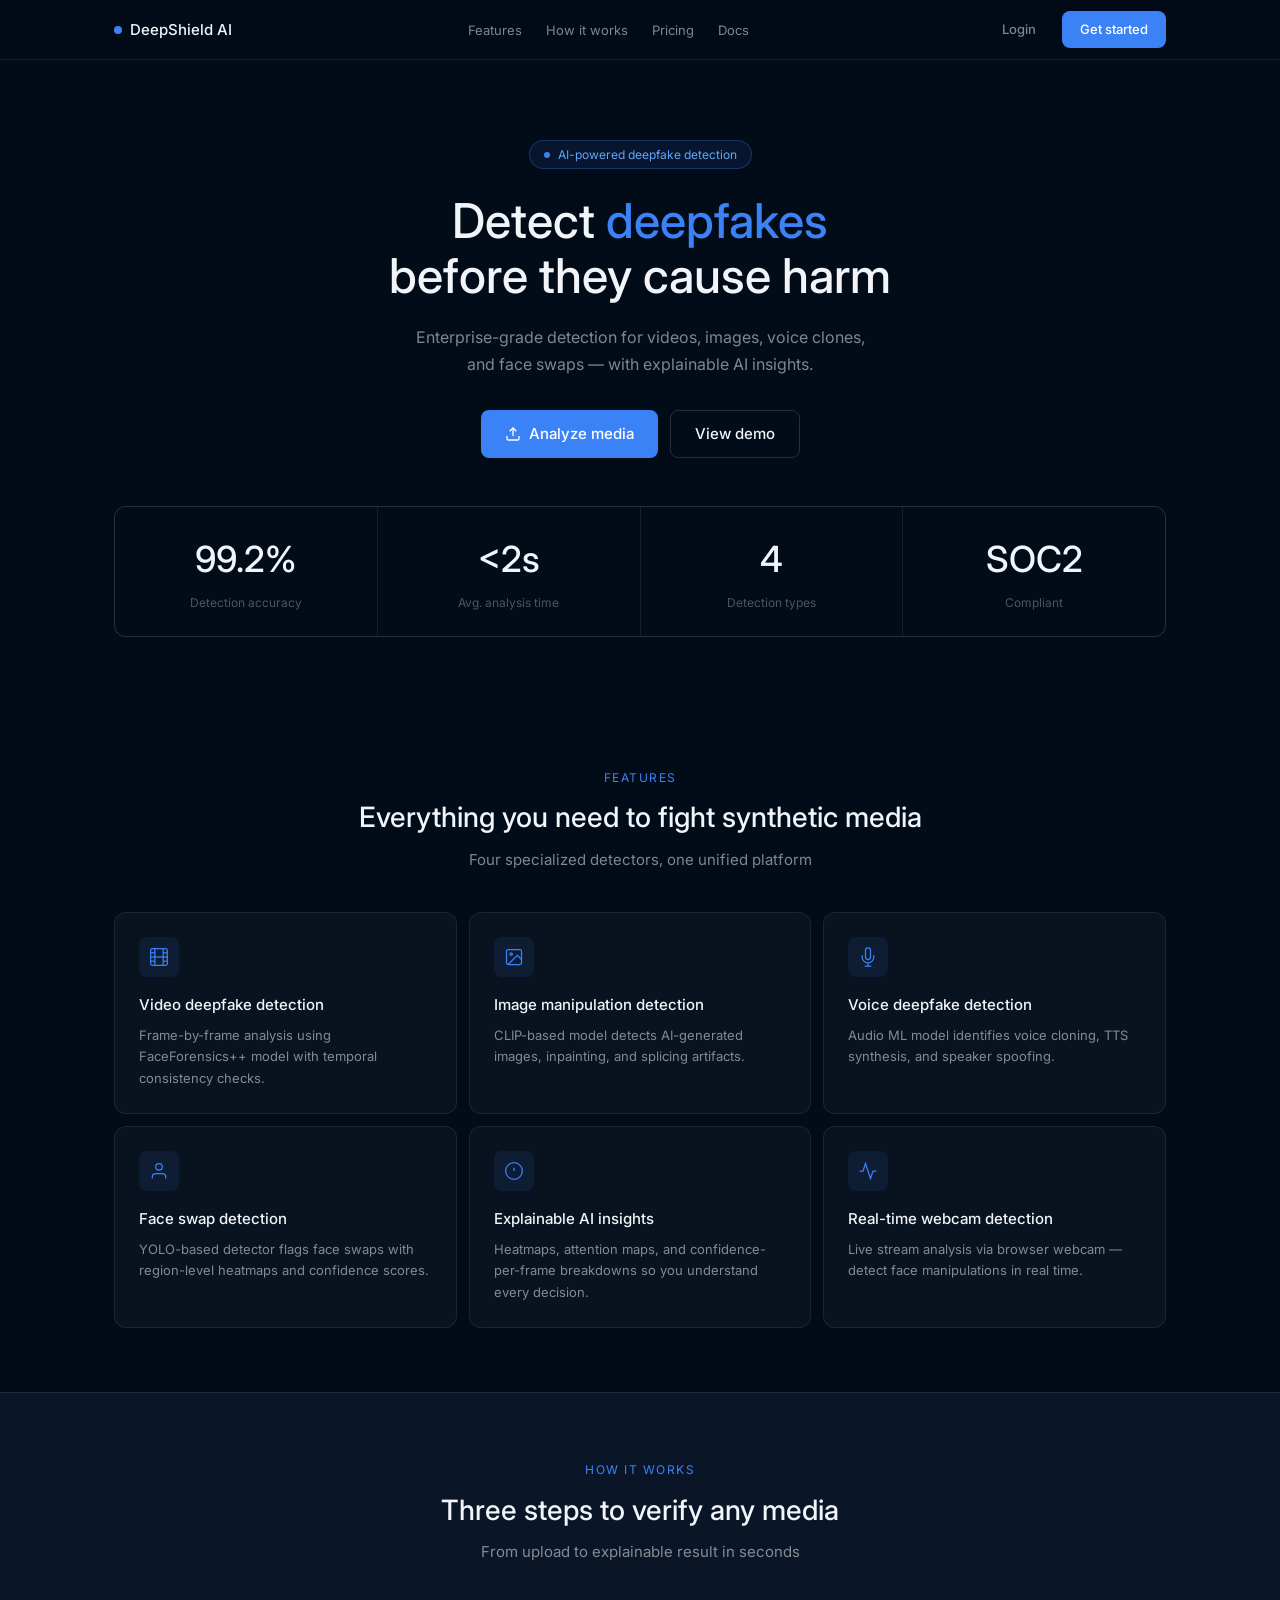
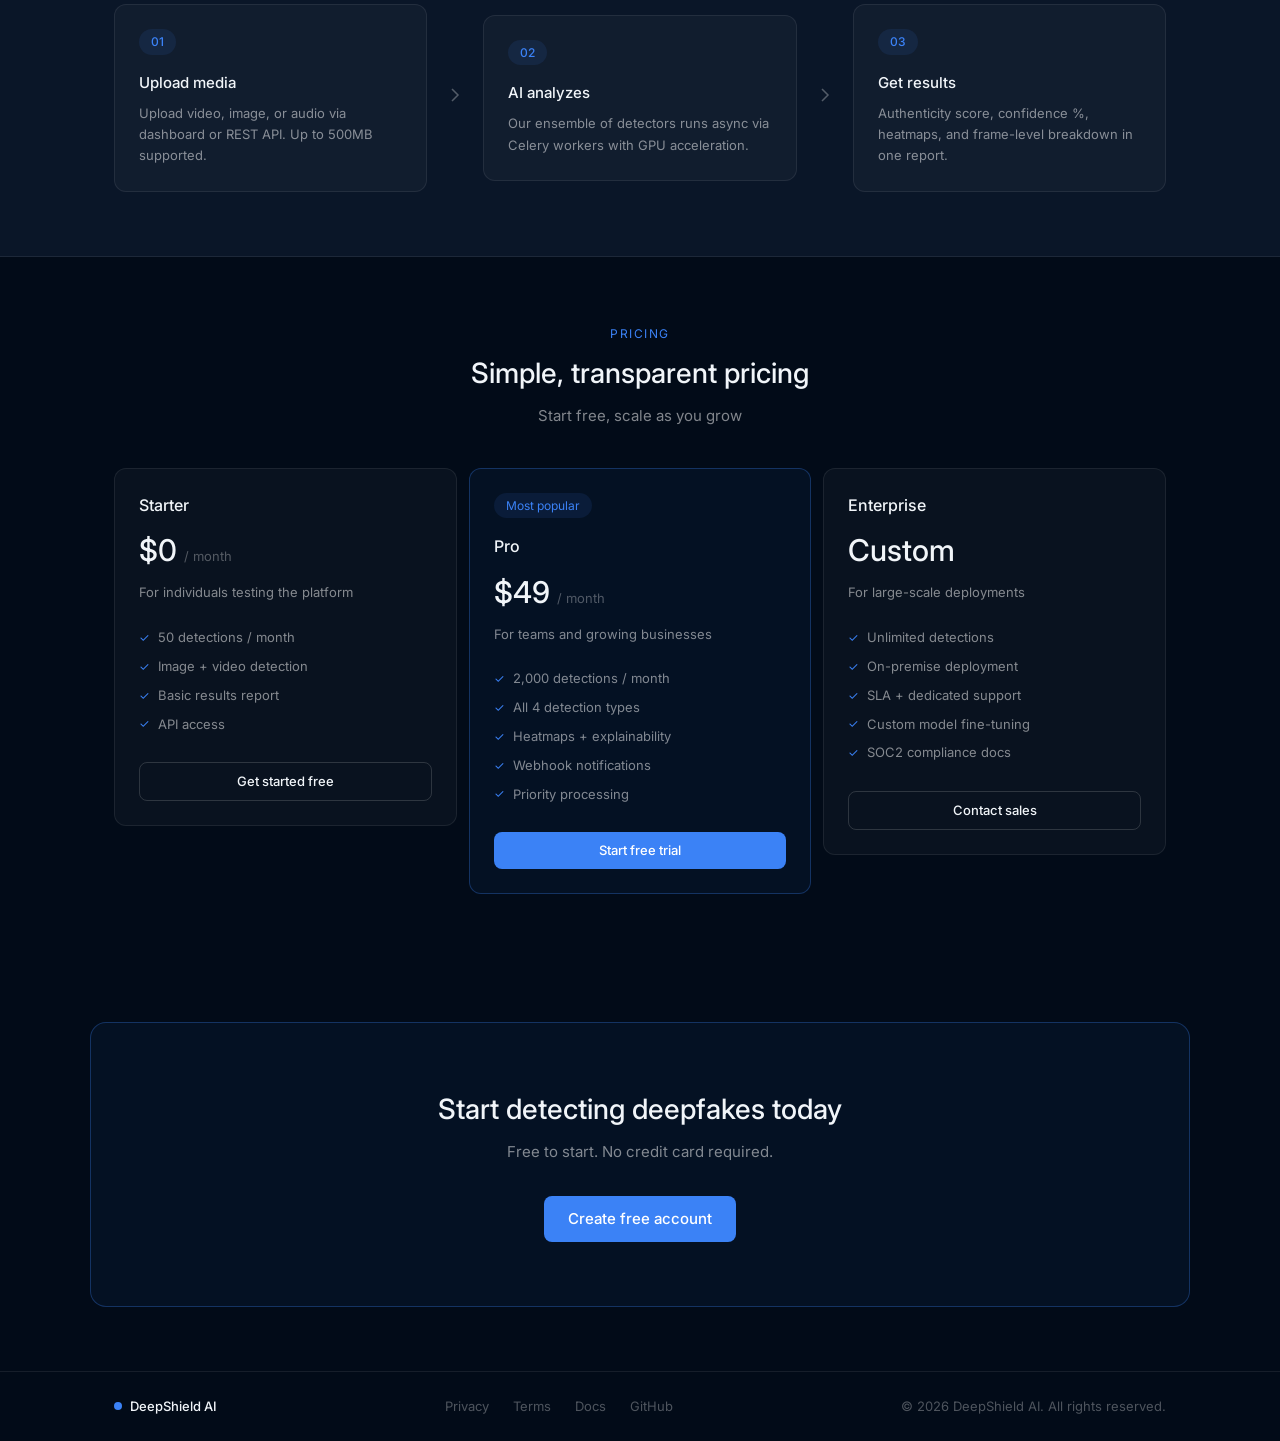
<file: frontend/index.html>
<!DOCTYPE html>
<html lang="en">
<head>
  <meta charset="UTF-8" />
  <meta name="viewport" content="width=device-width, initial-scale=1.0" />
  <title>DeepShield AI — Deepfake Detection Platform</title>
  <link rel="stylesheet" href="css/variables.css" />
  <link rel="stylesheet" href="css/style.css" />
  <link rel="stylesheet" href="css/navbar.css" />
  <link rel="stylesheet" href="css/animations.css" />
  <link rel="icon" href="assets/images/favicon.ico" />
</head>
<body>

  <!-- ── NAVBAR ─────────────────────────────────────────── -->
  <nav class="navbar">
    <div class="nav-container">
      <div class="nav-logo">
        <span class="logo-dot"></span>
        DeepShield AI
      </div>

      <ul class="nav-links">
        <li><a href="#features">Features</a></li>
        <li><a href="#how-it-works">How it works</a></li>
        <li><a href="#pricing">Pricing</a></li>
        <li><a href="docs/README.md">Docs</a></li>
      </ul>

      <div class="nav-actions">
        <a href="login.html" class="btn btn-ghost">Login</a>
        <a href="register.html" class="btn btn-primary">Get started</a>
      </div>

      <button class="nav-toggle" id="navToggle" aria-label="Toggle menu">
        <span></span>
        <span></span>
        <span></span>
      </button>
    </div>
  </nav>

  <!-- ── HERO ───────────────────────────────────────────── -->
  <section class="hero">
    <div class="container">
      <div class="hero-badge">
        <span class="badge-dot"></span>
        AI-powered deepfake detection
      </div>

      <h1 class="hero-title">
        Detect <span class="text-accent">deepfakes</span><br />
        before they cause harm
      </h1>

      <p class="hero-subtitle">
        Enterprise-grade detection for videos, images, voice clones,
        and face swaps — with explainable AI insights.
      </p>

      <div class="hero-actions">
        <a href="register.html" class="btn btn-primary btn-lg">
          <svg width="16" height="16" fill="none" stroke="currentColor" stroke-width="2" viewBox="0 0 24 24" aria-hidden="true"><path d="M21 15v4a2 2 0 0 1-2 2H5a2 2 0 0 1-2-2v-4"/><polyline points="17 8 12 3 7 8"/><line x1="12" y1="3" x2="12" y2="15"/></svg>
          Analyze media
        </a>
        <a href="#how-it-works" class="btn btn-outline btn-lg">View demo</a>
      </div>
    </div>
  </section>

  <!-- ── STATS ──────────────────────────────────────────── -->
  <section class="stats">
    <div class="container">
      <div class="stats-grid">
        <div class="stat-item">
          <div class="stat-number">99.2%</div>
          <div class="stat-label">Detection accuracy</div>
        </div>
        <div class="stat-item">
          <div class="stat-number">&lt;2s</div>
          <div class="stat-label">Avg. analysis time</div>
        </div>
        <div class="stat-item">
          <div class="stat-number">4</div>
          <div class="stat-label">Detection types</div>
        </div>
        <div class="stat-item">
          <div class="stat-number">SOC2</div>
          <div class="stat-label">Compliant</div>
        </div>
      </div>
    </div>
  </section>

  <!-- ── FEATURES ───────────────────────────────────────── -->
  <section class="section" id="features">
    <div class="container">
      <div class="section-header">
        <span class="section-tag">Features</span>
        <h2 class="section-title">Everything you need to fight synthetic media</h2>
        <p class="section-sub">Four specialized detectors, one unified platform</p>
      </div>

      <div class="features-grid">

        <div class="feature-card">
          <div class="feature-icon">
            <svg width="20" height="20" fill="none" stroke="currentColor" stroke-width="1.5" viewBox="0 0 24 24" aria-hidden="true"><rect x="2" y="2" width="20" height="20" rx="2.18" ry="2.18"/><line x1="7" y1="2" x2="7" y2="22"/><line x1="17" y1="2" x2="17" y2="22"/><line x1="2" y1="12" x2="22" y2="12"/><line x1="2" y1="7" x2="7" y2="7"/><line x1="2" y1="17" x2="7" y2="17"/><line x1="17" y1="17" x2="22" y2="17"/><line x1="17" y1="7" x2="22" y2="7"/></svg>
          </div>
          <h3>Video deepfake detection</h3>
          <p>Frame-by-frame analysis using FaceForensics++ model with temporal consistency checks.</p>
        </div>

        <div class="feature-card">
          <div class="feature-icon">
            <svg width="20" height="20" fill="none" stroke="currentColor" stroke-width="1.5" viewBox="0 0 24 24" aria-hidden="true"><rect x="3" y="3" width="18" height="18" rx="2"/><circle cx="8.5" cy="8.5" r="1.5"/><polyline points="21 15 16 10 5 21"/></svg>
          </div>
          <h3>Image manipulation detection</h3>
          <p>CLIP-based model detects AI-generated images, inpainting, and splicing artifacts.</p>
        </div>

        <div class="feature-card">
          <div class="feature-icon">
            <svg width="20" height="20" fill="none" stroke="currentColor" stroke-width="1.5" viewBox="0 0 24 24" aria-hidden="true"><path d="M12 1a3 3 0 0 0-3 3v8a3 3 0 0 0 6 0V4a3 3 0 0 0-3-3z"/><path d="M19 10v2a7 7 0 0 1-14 0v-2"/><line x1="12" y1="19" x2="12" y2="23"/><line x1="8" y1="23" x2="16" y2="23"/></svg>
          </div>
          <h3>Voice deepfake detection</h3>
          <p>Audio ML model identifies voice cloning, TTS synthesis, and speaker spoofing.</p>
        </div>

        <div class="feature-card">
          <div class="feature-icon">
            <svg width="20" height="20" fill="none" stroke="currentColor" stroke-width="1.5" viewBox="0 0 24 24" aria-hidden="true"><path d="M20 21v-2a4 4 0 0 0-4-4H8a4 4 0 0 0-4 4v2"/><circle cx="12" cy="7" r="4"/></svg>
          </div>
          <h3>Face swap detection</h3>
          <p>YOLO-based detector flags face swaps with region-level heatmaps and confidence scores.</p>
        </div>

        <div class="feature-card">
          <div class="feature-icon">
            <svg width="20" height="20" fill="none" stroke="currentColor" stroke-width="1.5" viewBox="0 0 24 24" aria-hidden="true"><circle cx="12" cy="12" r="10"/><line x1="12" y1="8" x2="12" y2="12"/><line x1="12" y1="16" x2="12.01" y2="16"/></svg>
          </div>
          <h3>Explainable AI insights</h3>
          <p>Heatmaps, attention maps, and confidence-per-frame breakdowns so you understand every decision.</p>
        </div>

        <div class="feature-card">
          <div class="feature-icon">
            <svg width="20" height="20" fill="none" stroke="currentColor" stroke-width="1.5" viewBox="0 0 24 24" aria-hidden="true"><polyline points="22 12 18 12 15 21 9 3 6 12 2 12"/></svg>
          </div>
          <h3>Real-time webcam detection</h3>
          <p>Live stream analysis via browser webcam — detect face manipulations in real time.</p>
        </div>

      </div>
    </div>
  </section>

  <!-- ── HOW IT WORKS ───────────────────────────────────── -->
  <section class="section section-dark" id="how-it-works">
    <div class="container">
      <div class="section-header">
        <span class="section-tag">How it works</span>
        <h2 class="section-title">Three steps to verify any media</h2>
        <p class="section-sub">From upload to explainable result in seconds</p>
      </div>

      <div class="steps-grid">
        <div class="step-card">
          <div class="step-number">01</div>
          <h3>Upload media</h3>
          <p>Upload video, image, or audio via dashboard or REST API. Up to 500MB supported.</p>
        </div>
        <div class="step-divider" aria-hidden="true">
          <svg width="24" height="24" fill="none" stroke="currentColor" stroke-width="1.5" viewBox="0 0 24 24"><polyline points="9 18 15 12 9 6"/></svg>
        </div>
        <div class="step-card">
          <div class="step-number">02</div>
          <h3>AI analyzes</h3>
          <p>Our ensemble of detectors runs async via Celery workers with GPU acceleration.</p>
        </div>
        <div class="step-divider" aria-hidden="true">
          <svg width="24" height="24" fill="none" stroke="currentColor" stroke-width="1.5" viewBox="0 0 24 24"><polyline points="9 18 15 12 9 6"/></svg>
        </div>
        <div class="step-card">
          <div class="step-number">03</div>
          <h3>Get results</h3>
          <p>Authenticity score, confidence %, heatmaps, and frame-level breakdown in one report.</p>
        </div>
      </div>
    </div>
  </section>

  <!-- ── PRICING ────────────────────────────────────────── -->
  <section class="section" id="pricing">
    <div class="container">
      <div class="section-header">
        <span class="section-tag">Pricing</span>
        <h2 class="section-title">Simple, transparent pricing</h2>
        <p class="section-sub">Start free, scale as you grow</p>
      </div>

      <div class="pricing-grid">

        <div class="pricing-card">
          <div class="plan-name">Starter</div>
          <div class="plan-price">$0 <span>/ month</span></div>
          <p class="plan-desc">For individuals testing the platform</p>
          <ul class="plan-features">
            <li>50 detections / month</li>
            <li>Image + video detection</li>
            <li>Basic results report</li>
            <li>API access</li>
          </ul>
          <a href="register.html" class="btn btn-outline btn-full">Get started free</a>
        </div>

        <div class="pricing-card pricing-card--popular">
          <div class="popular-badge">Most popular</div>
          <div class="plan-name">Pro</div>
          <div class="plan-price">$49 <span>/ month</span></div>
          <p class="plan-desc">For teams and growing businesses</p>
          <ul class="plan-features">
            <li>2,000 detections / month</li>
            <li>All 4 detection types</li>
            <li>Heatmaps + explainability</li>
            <li>Webhook notifications</li>
            <li>Priority processing</li>
          </ul>
          <a href="register.html" class="btn btn-primary btn-full">Start free trial</a>
        </div>

        <div class="pricing-card">
          <div class="plan-name">Enterprise</div>
          <div class="plan-price">Custom</div>
          <p class="plan-desc">For large-scale deployments</p>
          <ul class="plan-features">
            <li>Unlimited detections</li>
            <li>On-premise deployment</li>
            <li>SLA + dedicated support</li>
            <li>Custom model fine-tuning</li>
            <li>SOC2 compliance docs</li>
          </ul>
          <a href="mailto:sales@deepshield.ai" class="btn btn-outline btn-full">Contact sales</a>
        </div>

      </div>
    </div>
  </section>

  <!-- ── CTA ────────────────────────────────────────────── -->
  <section class="cta-section">
    <div class="container">
      <h2>Start detecting deepfakes today</h2>
      <p>Free to start. No credit card required.</p>
      <a href="register.html" class="btn btn-primary btn-lg">Create free account</a>
    </div>
  </section>

  <!-- ── FOOTER ─────────────────────────────────────────── -->
  <footer class="footer">
    <div class="container">
      <div class="footer-inner">
        <div class="footer-logo">
          <span class="logo-dot"></span>
          DeepShield AI
        </div>
        <div class="footer-links">
          <a href="#">Privacy</a>
          <a href="#">Terms</a>
          <a href="#">Docs</a>
          <a href="#">GitHub</a>
        </div>
        <p class="footer-copy">© 2026 DeepShield AI. All rights reserved.</p>
      </div>
    </div>
  </footer>

  <script src="js/app.js"></script>
  <script src="js/utils.js"></script>

</body>
</html>
</file>
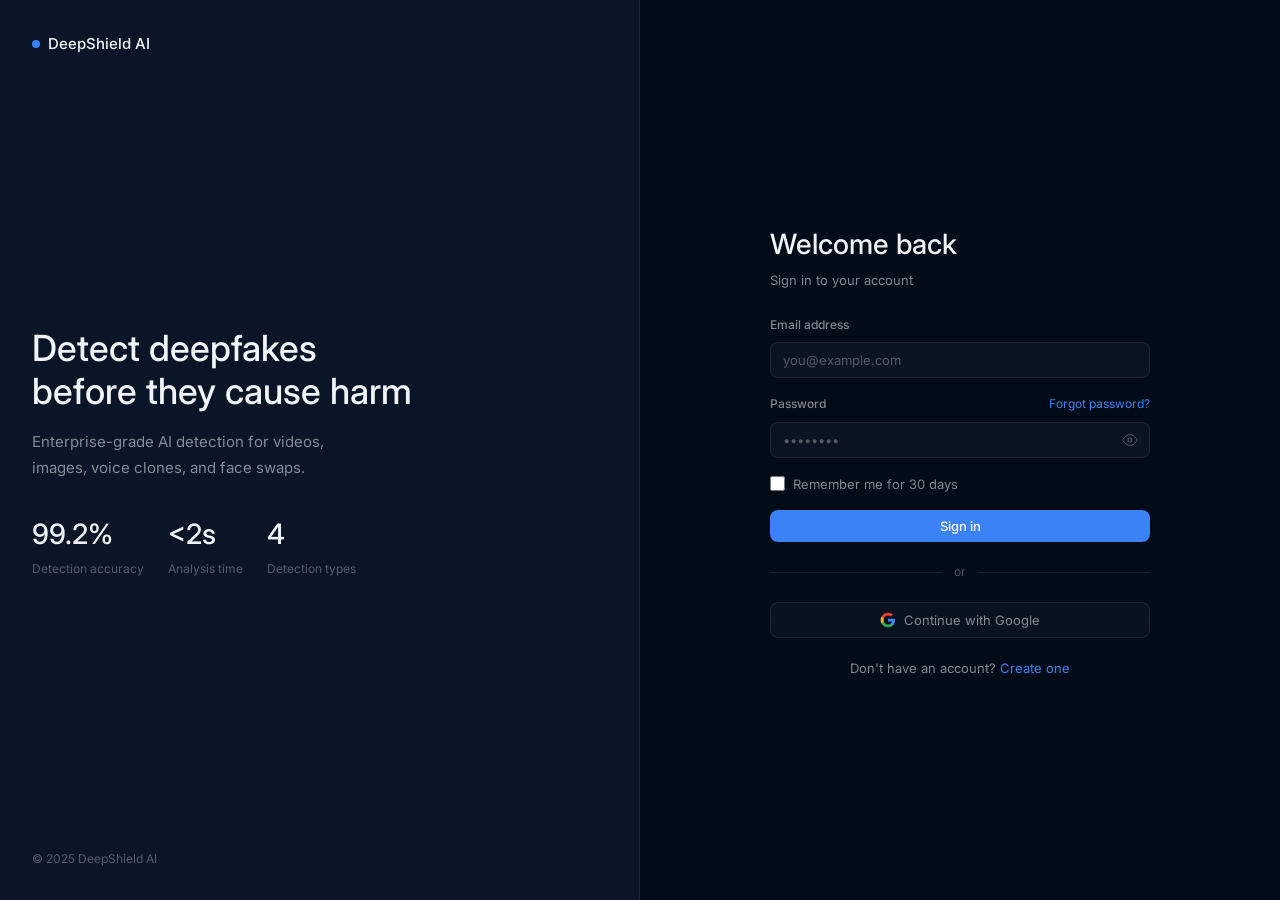
<file: frontend/login.html>
<!DOCTYPE html>
<html lang="en">
<head>
  <meta charset="UTF-8" />
  <meta name="viewport" content="width=device-width, initial-scale=1.0" />
  <title>Login — DeepShield AI</title>
  <link rel="stylesheet" href="css/variables.css" />
  <link rel="stylesheet" href="css/style.css" />
  <link rel="stylesheet" href="css/auth.css" />
  <link rel="icon" href="assets/images/favicon.ico" />
</head>
<body class="auth-body">

  <div class="auth-page">

    <!-- Left panel -->
    <div class="auth-left">
      <a href="index.html" class="auth-logo">
        <span class="logo-dot"></span>
        DeepShield AI
      </a>

      <div class="auth-left-content">
        <h1>Detect deepfakes<br />before they cause harm</h1>
        <p>Enterprise-grade AI detection for videos, images, voice clones, and face swaps.</p>

        <div class="auth-stats">
          <div class="auth-stat">
            <span class="auth-stat-num">99.2%</span>
            <span class="auth-stat-label">Detection accuracy</span>
          </div>
          <div class="auth-stat">
            <span class="auth-stat-num">&lt;2s</span>
            <span class="auth-stat-label">Analysis time</span>
          </div>
          <div class="auth-stat">
            <span class="auth-stat-num">4</span>
            <span class="auth-stat-label">Detection types</span>
          </div>
        </div>
      </div>

      <p class="auth-left-footer">© 2025 DeepShield AI</p>
    </div>

    <!-- Right panel — form -->
    <div class="auth-right">
      <div class="auth-card">

        <div class="auth-card-header">
          <h2>Welcome back</h2>
          <p>Sign in to your account</p>
        </div>

        <!-- Error message -->
        <div class="alert alert-error" id="loginError" style="display:none;">
          <span id="loginErrorMsg">Invalid email or password.</span>
        </div>

        <form class="auth-form" id="loginForm" novalidate>

          <div class="form-field">
            <label for="email">Email address</label>
            <input
              type="email"
              id="email"
              name="email"
              placeholder="you@example.com"
              autocomplete="email"
              required
            />
            <span class="field-error" id="emailError"></span>
          </div>

          <div class="form-field">
            <div class="field-label-row">
              <label for="password">Password</label>
              <a href="#" class="forgot-link" id="forgotLink">Forgot password?</a>
            </div>
            <div class="input-wrapper">
              <input
                type="password"
                id="password"
                name="password"
                placeholder="••••••••"
                autocomplete="current-password"
                required
              />
              <button type="button" class="toggle-password" id="togglePassword" aria-label="Show password">
                <svg width="16" height="16" fill="none" stroke="currentColor" stroke-width="1.5" viewBox="0 0 24 24" aria-hidden="true"><path d="M1 12s4-8 11-8 11 8 11 8-4 8-11 8-11-8-11-8z"/><circle cx="12" cy="12" r="3"/></svg>
              </button>
            </div>
            <span class="field-error" id="passwordError"></span>
          </div>

          <div class="form-check">
            <input type="checkbox" id="rememberMe" name="rememberMe" />
            <label for="rememberMe">Remember me for 30 days</label>
          </div>

          <button type="submit" class="btn btn-primary btn-full" id="loginBtn">
            <span class="btn-text">Sign in</span>
            <span class="btn-spinner" id="loginSpinner" style="display:none;">
              <svg width="16" height="16" viewBox="0 0 24 24" fill="none" stroke="currentColor" stroke-width="2" aria-hidden="true"><path d="M12 2v4M12 18v4M4.93 4.93l2.83 2.83M16.24 16.24l2.83 2.83M2 12h4M18 12h4M4.93 19.07l2.83-2.83M16.24 7.76l2.83-2.83"/></svg>
            </span>
          </button>

        </form>

        <div class="auth-divider">
          <span>or</span>
        </div>

        <button class="btn-social" id="googleLogin" type="button">
          <svg width="16" height="16" viewBox="0 0 24 24" fill="none" aria-hidden="true">
            <path d="M22.56 12.25c0-.78-.07-1.53-.2-2.25H12v4.26h5.92c-.26 1.37-1.04 2.53-2.21 3.31v2.77h3.57c2.08-1.92 3.28-4.74 3.28-8.09z" fill="#4285F4"/>
            <path d="M12 23c2.97 0 5.46-.98 7.28-2.66l-3.57-2.77c-.98.66-2.23 1.06-3.71 1.06-2.86 0-5.29-1.93-6.16-4.53H2.18v2.84C3.99 20.53 7.7 23 12 23z" fill="#34A853"/>
            <path d="M5.84 14.09c-.22-.66-.35-1.36-.35-2.09s.13-1.43.35-2.09V7.07H2.18C1.43 8.55 1 10.22 1 12s.43 3.45 1.18 4.93l3.66-2.84z" fill="#FBBC05"/>
            <path d="M12 5.38c1.62 0 3.06.56 4.21 1.64l3.15-3.15C17.45 2.09 14.97 1 12 1 7.7 1 3.99 3.47 2.18 7.07l3.66 2.84c.87-2.6 3.3-4.53 6.16-4.53z" fill="#EA4335"/>
          </svg>
          Continue with Google
        </button>

        <p class="auth-footer-text">
          Don't have an account? <a href="register.html">Create one</a>
        </p>

      </div>
    </div>

  </div>

  <script src="js/utils.js"></script>
  <script src="js/auth.js"></script>

</body>
</html>
</file>
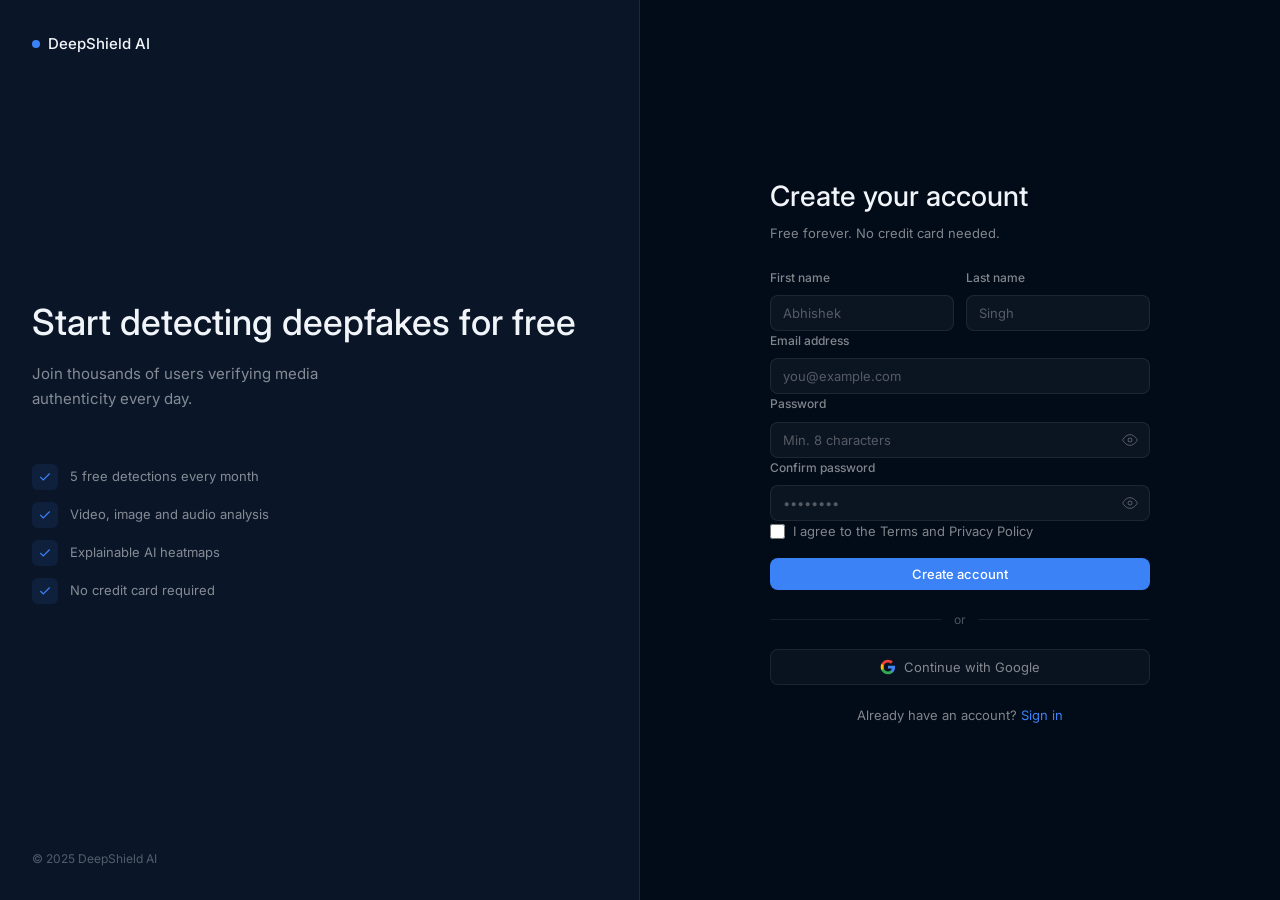
<file: frontend/register.html>
<!DOCTYPE html>
<html lang="en">
<head>
  <meta charset="UTF-8" />
  <meta name="viewport" content="width=device-width, initial-scale=1.0" />
  <title>Register — DeepShield AI</title>
  <link rel="stylesheet" href="css/variables.css" />
  <link rel="stylesheet" href="css/style.css" />
  <link rel="stylesheet" href="css/auth.css" />
  <link rel="icon" href="assets/images/favicon.ico" />
</head>
<body class="auth-body">

  <div class="auth-page">

    <!-- Left panel -->
    <div class="auth-left">
      <a href="index.html" class="auth-logo">
        <span class="logo-dot"></span>
        DeepShield AI
      </a>
      <div class="auth-left-content">
        <h1>Start detecting deepfakes for free</h1>
        <p>Join thousands of users verifying media authenticity every day.</p>
        <div class="register-perks">
          <div class="perk-item"><div class="perk-icon"><svg width="14" height="14" fill="none" stroke="currentColor" stroke-width="2" viewBox="0 0 24 24"><polyline points="20 6 9 17 4 12"/></svg></div><span>5 free detections every month</span></div>
          <div class="perk-item"><div class="perk-icon"><svg width="14" height="14" fill="none" stroke="currentColor" stroke-width="2" viewBox="0 0 24 24"><polyline points="20 6 9 17 4 12"/></svg></div><span>Video, image and audio analysis</span></div>
          <div class="perk-item"><div class="perk-icon"><svg width="14" height="14" fill="none" stroke="currentColor" stroke-width="2" viewBox="0 0 24 24"><polyline points="20 6 9 17 4 12"/></svg></div><span>Explainable AI heatmaps</span></div>
          <div class="perk-item"><div class="perk-icon"><svg width="14" height="14" fill="none" stroke="currentColor" stroke-width="2" viewBox="0 0 24 24"><polyline points="20 6 9 17 4 12"/></svg></div><span>No credit card required</span></div>
        </div>
      </div>
      <p class="auth-left-footer">© 2025 DeepShield AI</p>
    </div>

    <!-- Right panel -->
    <div class="auth-right">
      <div class="auth-card">

        <div class="auth-card-header">
          <h2>Create your account</h2>
          <p>Free forever. No credit card needed.</p>
        </div>

        <div class="alert alert-error" id="registerError" style="display:none;"></div>

        <form id="registerForm" novalidate>

          <div class="form-row">
            <div class="form-field">
              <label for="firstName">First name</label>
              <input type="text" id="firstName" placeholder="Abhishek" autocomplete="given-name" required />
              <span class="field-error" id="firstNameError"></span>
            </div>
            <div class="form-field">
              <label for="lastName">Last name</label>
              <input type="text" id="lastName" placeholder="Singh" autocomplete="family-name" required />
              <span class="field-error" id="lastNameError"></span>
            </div>
          </div>

          <div class="form-field">
            <label for="email">Email address</label>
            <input type="email" id="email" placeholder="you@example.com" autocomplete="email" required />
            <span class="field-error" id="emailError"></span>
          </div>

          <div class="form-field">
            <label for="password">Password</label>
            <div class="input-wrapper">
              <input type="password" id="password" placeholder="Min. 8 characters" autocomplete="new-password" required />
              <button type="button" class="toggle-password" aria-label="Show password">
                <svg width="16" height="16" fill="none" stroke="currentColor" stroke-width="1.5" viewBox="0 0 24 24"><path d="M1 12s4-8 11-8 11 8 11 8-4 8-11 8-11-8-11-8z"/><circle cx="12" cy="12" r="3"/></svg>
              </button>
            </div>
            <div class="password-strength" id="strengthBar" style="display:none;">
              <div class="strength-bar">
                <div class="strength-segment" id="seg1"></div>
                <div class="strength-segment" id="seg2"></div>
                <div class="strength-segment" id="seg3"></div>
                <div class="strength-segment" id="seg4"></div>
              </div>
              <span class="strength-label" id="strengthLabel"></span>
            </div>
            <span class="field-error" id="passwordError"></span>
          </div>

          <div class="form-field">
            <label for="confirmPassword">Confirm password</label>
            <div class="input-wrapper">
              <input type="password" id="confirmPassword" placeholder="••••••••" autocomplete="new-password" required />
              <button type="button" class="toggle-password" aria-label="Show password">
                <svg width="16" height="16" fill="none" stroke="currentColor" stroke-width="1.5" viewBox="0 0 24 24"><path d="M1 12s4-8 11-8 11 8 11 8-4 8-11 8-11-8-11-8z"/><circle cx="12" cy="12" r="3"/></svg>
              </button>
            </div>
            <span class="field-error" id="confirmPasswordError"></span>
          </div>

          <div class="form-check">
            <input type="checkbox" id="terms" name="terms" required />
            <label for="terms">I agree to the <a href="#" target="_blank">Terms</a> and <a href="#" target="_blank">Privacy Policy</a></label>
          </div>

          <button type="submit" class="btn btn-primary btn-full" id="registerBtn" style="margin-top:var(--space-4)">
            <span class="btn-text">Create account</span>
            <span class="btn-spinner" id="registerSpinner" style="display:none;">
              <svg width="16" height="16" viewBox="0 0 24 24" fill="none" stroke="currentColor" stroke-width="2"><path d="M12 2v4M12 18v4M4.93 4.93l2.83 2.83M16.24 16.24l2.83 2.83M2 12h4M18 12h4M4.93 19.07l2.83-2.83M16.24 7.76l2.83-2.83"/></svg>
            </span>
          </button>

        </form>

        <div class="auth-divider"><span>or</span></div>

        <button class="btn-social" id="googleLogin" type="button">
          <svg width="16" height="16" viewBox="0 0 24 24" fill="none"><path d="M22.56 12.25c0-.78-.07-1.53-.2-2.25H12v4.26h5.92c-.26 1.37-1.04 2.53-2.21 3.31v2.77h3.57c2.08-1.92 3.28-4.74 3.28-8.09z" fill="#4285F4"/><path d="M12 23c2.97 0 5.46-.98 7.28-2.66l-3.57-2.77c-.98.66-2.23 1.06-3.71 1.06-2.86 0-5.29-1.93-6.16-4.53H2.18v2.84C3.99 20.53 7.7 23 12 23z" fill="#34A853"/><path d="M5.84 14.09c-.22-.66-.35-1.36-.35-2.09s.13-1.43.35-2.09V7.07H2.18C1.43 8.55 1 10.22 1 12s.43 3.45 1.18 4.93l3.66-2.84z" fill="#FBBC05"/><path d="M12 5.38c1.62 0 3.06.56 4.21 1.64l3.15-3.15C17.45 2.09 14.97 1 12 1 7.7 1 3.99 3.47 2.18 7.07l3.66 2.84c.87-2.6 3.3-4.53 6.16-4.53z" fill="#EA4335"/></svg>
          Continue with Google
        </button>

        <p class="auth-footer-text">Already have an account? <a href="login.html">Sign in</a></p>

      </div>
    </div>
  </div>

  <script src="js/utils.js"></script>
  <script src="js/auth.js"></script>

</body>
</html>
</file>
<file: frontend/css/variables.css>
/* ── variables.css ─────────────────────────────────────── */
:root {
  /* Colors */
  --color-bg:           #020B18;
  --color-bg-secondary: #0A1628;
  --color-bg-card:      rgba(255, 255, 255, 0.03);
  --color-border:       rgba(255, 255, 255, 0.08);
  --color-border-hover: rgba(255, 255, 255, 0.15);

  --color-accent:       #3B82F6;
  --color-accent-hover: #2563EB;
  --color-accent-soft:  rgba(59, 130, 246, 0.1);
  --color-accent-border:rgba(59, 130, 246, 0.3);

  --color-text-primary:   #F1F5F9;
  --color-text-secondary: rgba(255, 255, 255, 0.5);
  --color-text-muted:     rgba(255, 255, 255, 0.3);

  --color-success: #10B981;
  --color-warning: #F59E0B;
  --color-danger:  #EF4444;

  /* Typography */
  --font-sans: 'Inter', -apple-system, BlinkMacSystemFont, 'Segoe UI', sans-serif;
  --font-mono: 'JetBrains Mono', 'Fira Code', monospace;

  --text-xs:   12px;
  --text-sm:   13px;
  --text-base: 15px;
  --text-md:   16px;
  --text-lg:   20px;
  --text-xl:   28px;
  --text-2xl:  36px;
  --text-3xl:  48px;

  --weight-normal:  400;
  --weight-medium:  500;
  --weight-semi:    600;

  /* Spacing */
  --space-1:  4px;
  --space-2:  8px;
  --space-3:  12px;
  --space-4:  16px;
  --space-5:  20px;
  --space-6:  24px;
  --space-8:  32px;
  --space-10: 40px;
  --space-12: 48px;
  --space-16: 64px;
  --space-20: 80px;

  /* Border radius */
  --radius-sm: 6px;
  --radius-md: 8px;
  --radius-lg: 12px;
  --radius-xl: 16px;
  --radius-full: 9999px;

  /* Shadows */
  --shadow-sm: 0 1px 3px rgba(0, 0, 0, 0.4);
  --shadow-md: 0 4px 16px rgba(0, 0, 0, 0.4);
  --shadow-accent: 0 0 20px rgba(59, 130, 246, 0.15);

  /* Transitions */
  --transition: 0.2s ease;
  --transition-slow: 0.35s ease;

  /* Layout */
  --container-max: 1100px;
  --nav-height: 60px;
}
</file>
<file: frontend/css/style.css>
/* ── style.css ─────────────────────────────────────────── */
@import url('https://fonts.googleapis.com/css2?family=Inter:wght@400;500;600&display=swap');

/* ── Reset ───────────────────────────────────────────────── */
*, *::before, *::after { margin: 0; padding: 0; box-sizing: border-box; }

html { scroll-behavior: smooth; }

body {
  font-family: var(--font-sans);
  font-size: var(--text-base);
  background: var(--color-bg);
  color: var(--color-text-primary);
  line-height: 1.6;
  -webkit-font-smoothing: antialiased;
}

a { text-decoration: none; color: inherit; }
ul { list-style: none; }
img { max-width: 100%; display: block; }

/* ── Container ───────────────────────────────────────────── */
.container {
  max-width: var(--container-max);
  margin: 0 auto;
  padding: 0 var(--space-6);
}

/* ── Buttons ─────────────────────────────────────────────── */
.btn {
  display: inline-flex;
  align-items: center;
  gap: var(--space-2);
  font-family: var(--font-sans);
  font-size: var(--text-sm);
  font-weight: var(--weight-medium);
  border-radius: var(--radius-md);
  padding: 8px 18px;
  cursor: pointer;
  border: none;
  transition: all var(--transition);
  white-space: nowrap;
}

.btn-primary {
  background: var(--color-accent);
  color: #fff;
}
.btn-primary:hover {
  background: var(--color-accent-hover);
  transform: translateY(-1px);
  box-shadow: var(--shadow-accent);
}

.btn-outline {
  background: transparent;
  color: var(--color-text-primary);
  border: 0.5px solid var(--color-border-hover);
}
.btn-outline:hover {
  border-color: var(--color-accent);
  color: var(--color-accent);
}

.btn-ghost {
  background: transparent;
  color: var(--color-text-secondary);
  border: none;
}
.btn-ghost:hover { color: var(--color-text-primary); }

.btn-lg { padding: 11px 24px; font-size: var(--text-base); }
.btn-full { width: 100%; justify-content: center; }

/* ── Hero ────────────────────────────────────────────────── */
.hero {
  padding: var(--space-20) 0 var(--space-12);
  text-align: center;
}

.hero-badge {
  display: inline-flex;
  align-items: center;
  gap: var(--space-2);
  font-size: var(--text-xs);
  color: #60A5FA;
  background: var(--color-accent-soft);
  border: 0.5px solid var(--color-accent-border);
  border-radius: var(--radius-full);
  padding: 4px 14px;
  margin-bottom: var(--space-6);
}

.badge-dot {
  width: 6px;
  height: 6px;
  background: var(--color-accent);
  border-radius: 50%;
  animation: pulse 2s infinite;
}

.hero-title {
  font-size: var(--text-3xl);
  font-weight: var(--weight-medium);
  line-height: 1.15;
  margin-bottom: var(--space-5);
  color: var(--color-text-primary);
}

.text-accent { color: var(--color-accent); }

.hero-subtitle {
  font-size: var(--text-md);
  color: var(--color-text-secondary);
  max-width: 480px;
  margin: 0 auto var(--space-8);
  line-height: 1.7;
}

.hero-actions {
  display: flex;
  gap: var(--space-3);
  justify-content: center;
  flex-wrap: wrap;
}

/* ── Stats ───────────────────────────────────────────────── */
.stats { padding: 0 0 var(--space-16); }

.stats-grid {
  display: grid;
  grid-template-columns: repeat(4, 1fr);
  gap: 1px;
  background: var(--color-border);
  border: 0.5px solid var(--color-border);
  border-radius: var(--radius-lg);
  overflow: hidden;
}

.stat-item {
  background: var(--color-bg);
  padding: var(--space-6) var(--space-5);
  text-align: center;
  transition: background var(--transition);
}
.stat-item:hover { background: var(--color-bg-secondary); }

.stat-number {
  font-size: var(--text-2xl);
  font-weight: var(--weight-medium);
  color: var(--color-text-primary);
  margin-bottom: var(--space-1);
}

.stat-label {
  font-size: var(--text-xs);
  color: var(--color-text-muted);
}

/* ── Sections ────────────────────────────────────────────── */
.section { padding: var(--space-16) 0; }

.section-dark {
  background: var(--color-bg-secondary);
  border-top: 0.5px solid var(--color-border);
  border-bottom: 0.5px solid var(--color-border);
}

.section-header {
  text-align: center;
  margin-bottom: var(--space-10);
}

.section-tag {
  display: inline-block;
  font-size: var(--text-xs);
  color: var(--color-accent);
  text-transform: uppercase;
  letter-spacing: 1.5px;
  margin-bottom: var(--space-2);
}

.section-title {
  font-size: var(--text-xl);
  font-weight: var(--weight-medium);
  color: var(--color-text-primary);
  margin-bottom: var(--space-2);
}

.section-sub {
  font-size: var(--text-base);
  color: var(--color-text-secondary);
}

/* ── Features ────────────────────────────────────────────── */
.features-grid {
  display: grid;
  grid-template-columns: repeat(3, 1fr);
  gap: var(--space-3);
}

.feature-card {
  background: var(--color-bg-card);
  border: 0.5px solid var(--color-border);
  border-radius: var(--radius-lg);
  padding: var(--space-6);
  transition: all var(--transition);
}
.feature-card:hover {
  border-color: var(--color-accent-border);
  background: rgba(59, 130, 246, 0.04);
  transform: translateY(-2px);
}

.feature-icon {
  width: 40px;
  height: 40px;
  background: var(--color-accent-soft);
  border-radius: var(--radius-md);
  display: flex;
  align-items: center;
  justify-content: center;
  margin-bottom: var(--space-4);
  color: var(--color-accent);
}

.feature-card h3 {
  font-size: var(--text-base);
  font-weight: var(--weight-medium);
  color: var(--color-text-primary);
  margin-bottom: var(--space-2);
}

.feature-card p {
  font-size: var(--text-sm);
  color: var(--color-text-secondary);
  line-height: 1.65;
}

/* ── How it works ────────────────────────────────────────── */
.steps-grid {
  display: flex;
  align-items: center;
  gap: var(--space-4);
}

.step-card {
  flex: 1;
  background: var(--color-bg-card);
  border: 0.5px solid var(--color-border);
  border-radius: var(--radius-lg);
  padding: var(--space-6);
}

.step-number {
  font-size: var(--text-xs);
  color: var(--color-accent);
  background: var(--color-accent-soft);
  border-radius: var(--radius-full);
  padding: 3px 12px;
  display: inline-block;
  margin-bottom: var(--space-4);
  font-weight: var(--weight-medium);
}

.step-card h3 {
  font-size: var(--text-base);
  font-weight: var(--weight-medium);
  color: var(--color-text-primary);
  margin-bottom: var(--space-2);
}

.step-card p {
  font-size: var(--text-sm);
  color: var(--color-text-secondary);
  line-height: 1.65;
}

.step-divider {
  color: var(--color-text-muted);
  flex-shrink: 0;
}

/* ── Pricing ─────────────────────────────────────────────── */
.pricing-grid {
  display: grid;
  grid-template-columns: repeat(3, 1fr);
  gap: var(--space-3);
  align-items: start;
}

.pricing-card {
  background: var(--color-bg-card);
  border: 0.5px solid var(--color-border);
  border-radius: var(--radius-lg);
  padding: var(--space-6);
  position: relative;
}

.pricing-card--popular {
  border-color: var(--color-accent-border);
  background: rgba(59, 130, 246, 0.05);
}

.popular-badge {
  font-size: var(--text-xs);
  color: var(--color-accent);
  background: var(--color-accent-soft);
  border-radius: var(--radius-full);
  padding: 3px 12px;
  display: inline-block;
  margin-bottom: var(--space-4);
}

.plan-name {
  font-size: var(--text-md);
  font-weight: var(--weight-medium);
  color: var(--color-text-primary);
  margin-bottom: var(--space-2);
}

.plan-price {
  font-size: 30px;
  font-weight: var(--weight-medium);
  color: var(--color-text-primary);
  margin-bottom: var(--space-2);
}

.plan-price span {
  font-size: var(--text-sm);
  color: var(--color-text-muted);
  font-weight: var(--weight-normal);
}

.plan-desc {
  font-size: var(--text-sm);
  color: var(--color-text-secondary);
  margin-bottom: var(--space-5);
  line-height: 1.6;
}

.plan-features {
  margin-bottom: var(--space-6);
}

.plan-features li {
  font-size: var(--text-sm);
  color: var(--color-text-secondary);
  padding: var(--space-1) 0;
  display: flex;
  align-items: center;
  gap: var(--space-2);
}

.plan-features li::before {
  content: "✓";
  color: var(--color-accent);
  font-size: var(--text-xs);
  flex-shrink: 0;
}

/* ── CTA Section ─────────────────────────────────────────── */
.cta-section {
  padding: var(--space-16) 0;
  text-align: center;
}

.cta-section .container {
  background: rgba(59, 130, 246, 0.05);
  border: 0.5px solid var(--color-accent-border);
  border-radius: var(--radius-xl);
  padding: var(--space-16) var(--space-6);
}

.cta-section h2 {
  font-size: var(--text-xl);
  font-weight: var(--weight-medium);
  color: var(--color-text-primary);
  margin-bottom: var(--space-2);
}

.cta-section p {
  font-size: var(--text-base);
  color: var(--color-text-secondary);
  margin-bottom: var(--space-8);
}

/* ── Footer ──────────────────────────────────────────────── */
.footer {
  border-top: 0.5px solid var(--color-border);
  padding: var(--space-6) 0;
}

.footer-inner {
  display: flex;
  align-items: center;
  justify-content: space-between;
  flex-wrap: wrap;
  gap: var(--space-4);
}

.footer-logo {
  display: flex;
  align-items: center;
  gap: var(--space-2);
  font-size: var(--text-sm);
  font-weight: var(--weight-medium);
  color: var(--color-text-primary);
}

.logo-dot {
  width: 8px;
  height: 8px;
  background: var(--color-accent);
  border-radius: 50%;
}

.footer-links {
  display: flex;
  gap: var(--space-6);
}

.footer-links a {
  font-size: var(--text-sm);
  color: var(--color-text-muted);
  transition: color var(--transition);
}
.footer-links a:hover { color: var(--color-text-primary); }

.footer-copy {
  font-size: var(--text-sm);
  color: var(--color-text-muted);
}

/* ── Responsive ──────────────────────────────────────────── */
@media (max-width: 768px) {
  .hero-title { font-size: var(--text-2xl); }
  .stats-grid { grid-template-columns: repeat(2, 1fr); }
  .features-grid { grid-template-columns: 1fr; }
  .steps-grid { flex-direction: column; }
  .step-divider { transform: rotate(90deg); }
  .pricing-grid { grid-template-columns: 1fr; }
  .footer-inner { flex-direction: column; text-align: center; }
}

@media (max-width: 480px) {
  .hero-title { font-size: var(--text-xl); }
  .stats-grid { grid-template-columns: 1fr 1fr; }
}
</file>
<file: frontend/css/navbar.css>
/* ── navbar.css ────────────────────────────────────────── */
.navbar {
  position: fixed;
  top: 0;
  left: 0;
  right: 0;
  z-index: 100;
  height: var(--nav-height);
  background: rgba(2, 11, 24, 0.85);
  backdrop-filter: blur(12px);
  -webkit-backdrop-filter: blur(12px);
  border-bottom: 0.5px solid var(--color-border);
  transition: background var(--transition);
}

.navbar.scrolled {
  background: rgba(2, 11, 24, 0.97);
  box-shadow: var(--shadow-md);
}

.nav-container {
  max-width: var(--container-max);
  margin: 0 auto;
  padding: 0 var(--space-6);
  height: 100%;
  display: flex;
  align-items: center;
  justify-content: space-between;
  gap: var(--space-6);
}

.nav-logo {
  display: flex;
  align-items: center;
  gap: var(--space-2);
  font-size: var(--text-base);
  font-weight: var(--weight-medium);
  color: var(--color-text-primary);
  flex-shrink: 0;
}

.nav-links {
  display: flex;
  align-items: center;
  gap: var(--space-6);
  list-style: none;
}

.nav-links a {
  font-size: var(--text-sm);
  color: var(--color-text-secondary);
  transition: color var(--transition);
}
.nav-links a:hover { color: var(--color-text-primary); }

.nav-actions {
  display: flex;
  align-items: center;
  gap: var(--space-2);
  flex-shrink: 0;
}

/* ── Mobile toggle ──────────────────────────────────────── */
.nav-toggle {
  display: none;
  flex-direction: column;
  gap: 5px;
  background: none;
  border: none;
  cursor: pointer;
  padding: var(--space-2);
}

.nav-toggle span {
  display: block;
  width: 22px;
  height: 1.5px;
  background: var(--color-text-secondary);
  border-radius: 2px;
  transition: all var(--transition);
}

.nav-toggle.active span:nth-child(1) { transform: rotate(45deg) translate(4.5px, 4.5px); }
.nav-toggle.active span:nth-child(2) { opacity: 0; }
.nav-toggle.active span:nth-child(3) { transform: rotate(-45deg) translate(4.5px, -4.5px); }

/* ── Mobile menu ────────────────────────────────────────── */
@media (max-width: 768px) {
  .nav-links,
  .nav-actions { display: none; }

  .nav-toggle { display: flex; }

  .nav-links.open,
  .nav-actions.open {
    display: flex;
    flex-direction: column;
    position: fixed;
    top: var(--nav-height);
    left: 0;
    right: 0;
    background: var(--color-bg);
    border-bottom: 0.5px solid var(--color-border);
    padding: var(--space-4) var(--space-6);
    gap: var(--space-4);
    animation: slideDown 0.2s ease;
  }

  .nav-actions.open {
    top: calc(var(--nav-height) + 180px);
    border: none;
    padding-top: 0;
  }
}

/* offset for fixed navbar */
body { padding-top: var(--nav-height); }
</file>
<file: frontend/css/animations.css>
/* ── animations.css ────────────────────────────────────── */

/* Pulse — badge dot */
@keyframes pulse {
  0%, 100% { opacity: 1; transform: scale(1); }
  50%       { opacity: 0.5; transform: scale(1.3); }
}

/* Fade in up — hero elements */
@keyframes fadeInUp {
  from { opacity: 0; transform: translateY(20px); }
  to   { opacity: 1; transform: translateY(0); }
}

/* Slide down — mobile menu */
@keyframes slideDown {
  from { opacity: 0; transform: translateY(-8px); }
  to   { opacity: 1; transform: translateY(0); }
}

/* Fade in */
@keyframes fadeIn {
  from { opacity: 0; }
  to   { opacity: 1; }
}

/* ── Apply animations ───────────────────────────────────── */
.hero-badge    { animation: fadeInUp 0.5s ease both; }
.hero-title    { animation: fadeInUp 0.5s ease 0.1s both; }
.hero-subtitle { animation: fadeInUp 0.5s ease 0.2s both; }
.hero-actions  { animation: fadeInUp 0.5s ease 0.3s both; }
.stats-grid    { animation: fadeInUp 0.5s ease 0.4s both; }

/* Cards animate on scroll via JS */
.feature-card,
.step-card,
.pricing-card {
  opacity: 0;
  transform: translateY(16px);
  transition: opacity 0.4s ease, transform 0.4s ease;
}

.feature-card.visible,
.step-card.visible,
.pricing-card.visible {
  opacity: 1;
  transform: translateY(0);
}
</file>
<file: frontend/css/auth.css>
/* ── auth.css ───────────────────────────────────────────── */

.auth-body {
  padding-top: 0;
  min-height: 100vh;
  background: var(--color-bg);
}

/* ── Two-column layout ───────────────────────────────────── */
.auth-page {
  display: grid;
  grid-template-columns: 1fr 1fr;
  min-height: 100vh;
}

/* ── Left panel ──────────────────────────────────────────── */
.auth-left {
  background: var(--color-bg-secondary);
  border-right: 0.5px solid var(--color-border);
  padding: var(--space-8);
  display: flex;
  flex-direction: column;
  justify-content: space-between;
}

.auth-logo {
  display: inline-flex;
  align-items: center;
  gap: var(--space-2);
  font-size: var(--text-base);
  font-weight: var(--weight-medium);
  color: var(--color-text-primary);
  text-decoration: none;
}

.auth-left-content { flex: 1; display: flex; flex-direction: column; justify-content: center; padding: var(--space-8) 0; }

.auth-left-content h1 {
  font-size: var(--text-2xl);
  font-weight: var(--weight-medium);
  color: var(--color-text-primary);
  line-height: 1.2;
  margin-bottom: var(--space-4);
}

.auth-left-content p {
  font-size: var(--text-base);
  color: var(--color-text-secondary);
  line-height: 1.7;
  margin-bottom: var(--space-8);
  max-width: 340px;
}

.auth-stats {
  display: flex;
  gap: var(--space-6);
}

.auth-stat {
  display: flex;
  flex-direction: column;
  gap: 2px;
}

.auth-stat-num {
  font-size: var(--text-xl);
  font-weight: var(--weight-medium);
  color: var(--color-text-primary);
}

.auth-stat-label {
  font-size: var(--text-xs);
  color: var(--color-text-muted);
}

.auth-left-footer {
  font-size: var(--text-xs);
  color: var(--color-text-muted);
}

/* ── Right panel ─────────────────────────────────────────── */
.auth-right {
  display: flex;
  align-items: center;
  justify-content: center;
  padding: var(--space-8);
}

.auth-card {
  width: 100%;
  max-width: 380px;
}

.auth-card-header {
  margin-bottom: var(--space-6);
}

.auth-card-header h2 {
  font-size: var(--text-xl);
  font-weight: var(--weight-medium);
  color: var(--color-text-primary);
  margin-bottom: var(--space-1);
}

.auth-card-header p {
  font-size: var(--text-sm);
  color: var(--color-text-secondary);
}

/* ── Form fields ─────────────────────────────────────────── */
.auth-form { display: flex; flex-direction: column; gap: var(--space-4); }

.form-field { display: flex; flex-direction: column; gap: var(--space-2); }

.form-field label {
  font-size: var(--text-xs);
  color: var(--color-text-secondary);
  font-weight: var(--weight-medium);
}

.field-label-row {
  display: flex;
  align-items: center;
  justify-content: space-between;
}

.form-field input {
  width: 100%;
  background: rgba(255, 255, 255, 0.04);
  border: 0.5px solid var(--color-border);
  border-radius: var(--radius-md);
  padding: 9px var(--space-3);
  font-size: var(--text-sm);
  color: var(--color-text-primary);
  font-family: var(--font-sans);
  outline: none;
  transition: border-color var(--transition), background var(--transition);
}

.form-field input::placeholder { color: var(--color-text-muted); }

.form-field input:focus {
  border-color: var(--color-accent-border);
  background: rgba(59, 130, 246, 0.04);
}

.form-field input.error { border-color: rgba(239, 68, 68, 0.5); }

.field-error {
  font-size: var(--text-xs);
  color: #EF4444;
  display: none;
}
.field-error.visible { display: block; }

/* ── Password toggle ─────────────────────────────────────── */
.input-wrapper { position: relative; }

.input-wrapper input { padding-right: 40px; }

.toggle-password {
  position: absolute;
  right: 10px;
  top: 50%;
  transform: translateY(-50%);
  background: none;
  border: none;
  cursor: pointer;
  color: var(--color-text-muted);
  padding: 2px;
  display: flex;
  align-items: center;
  transition: color var(--transition);
}
.toggle-password:hover { color: var(--color-text-secondary); }

/* ── Checkbox ────────────────────────────────────────────── */
.form-check {
  display: flex;
  align-items: center;
  gap: var(--space-2);
}

.form-check input[type="checkbox"] {
  width: 15px;
  height: 15px;
  accent-color: var(--color-accent);
  cursor: pointer;
  flex-shrink: 0;
}

.form-check label {
  font-size: var(--text-sm);
  color: var(--color-text-secondary);
  cursor: pointer;
}

/* ── Forgot link ─────────────────────────────────────────── */
.forgot-link {
  font-size: var(--text-xs);
  color: var(--color-accent);
  text-decoration: none;
  transition: opacity var(--transition);
}
.forgot-link:hover { opacity: 0.8; }

/* ── Submit button spinner ───────────────────────────────── */
.btn-spinner svg {
  animation: spin 0.8s linear infinite;
}
@keyframes spin { to { transform: rotate(360deg); } }

/* ── Divider ─────────────────────────────────────────────── */
.auth-divider {
  display: flex;
  align-items: center;
  gap: var(--space-3);
  margin: var(--space-5) 0;
}

.auth-divider::before,
.auth-divider::after {
  content: '';
  flex: 1;
  height: 0.5px;
  background: var(--color-border);
}

.auth-divider span {
  font-size: var(--text-xs);
  color: var(--color-text-muted);
}

/* ── Social button ───────────────────────────────────────── */
.btn-social {
  width: 100%;
  display: flex;
  align-items: center;
  justify-content: center;
  gap: var(--space-2);
  padding: 9px;
  background: rgba(255, 255, 255, 0.03);
  border: 0.5px solid var(--color-border);
  border-radius: var(--radius-md);
  color: var(--color-text-secondary);
  font-size: var(--text-sm);
  font-family: var(--font-sans);
  cursor: pointer;
  transition: all var(--transition);
}
.btn-social:hover {
  background: rgba(255, 255, 255, 0.06);
  border-color: var(--color-border-hover);
  color: var(--color-text-primary);
}

/* ── Footer text ─────────────────────────────────────────── */
.auth-footer-text {
  text-align: center;
  font-size: var(--text-sm);
  color: var(--color-text-secondary);
  margin-top: var(--space-5);
}

.auth-footer-text a {
  color: var(--color-accent);
  text-decoration: none;
}
.auth-footer-text a:hover { text-decoration: underline; }

/* ── Alert ───────────────────────────────────────────────── */
.alert {
  padding: var(--space-3) var(--space-4);
  border-radius: var(--radius-md);
  font-size: var(--text-sm);
  margin-bottom: var(--space-4);
}

.alert-error {
  background: rgba(239, 68, 68, 0.08);
  border: 0.5px solid rgba(239, 68, 68, 0.3);
  color: #FCA5A5;
}

.alert-success {
  background: rgba(16, 185, 129, 0.08);
  border: 0.5px solid rgba(16, 185, 129, 0.3);
  color: #6EE7B7;
}

/* ── Password strength (register) ───────────────────────── */
.password-strength { margin-top: var(--space-2); }

.strength-bar {
  display: flex;
  gap: 4px;
  margin-bottom: 4px;
}

.strength-segment {
  flex: 1;
  height: 3px;
  border-radius: 2px;
  background: var(--color-border);
  transition: background var(--transition);
}

.strength-segment.weak   { background: #EF4444; }
.strength-segment.fair   { background: #F59E0B; }
.strength-segment.good   { background: #3B82F6; }
.strength-segment.strong { background: #10B981; }

.strength-label {
  font-size: var(--text-xs);
  color: var(--color-text-muted);
}

/* ── Responsive ──────────────────────────────────────────── */
@media (max-width: 768px) {
  .auth-page { grid-template-columns: 1fr; }
  .auth-left  { display: none; }
  .auth-right { padding: var(--space-6) var(--space-4); align-items: flex-start; padding-top: var(--space-12); }
}

/* ── Register specific ───────────────────────────────────── */
.form-row {
  display: grid;
  grid-template-columns: 1fr 1fr;
  gap: var(--space-3);
}

.register-perks {
  display: flex;
  flex-direction: column;
  gap: var(--space-3);
  margin-top: var(--space-5);
}

.perk-item {
  display: flex;
  align-items: center;
  gap: var(--space-3);
  font-size: var(--text-sm);
  color: var(--color-text-secondary);
}

.perk-icon {
  width: 26px;
  height: 26px;
  background: var(--color-accent-soft);
  border-radius: var(--radius-sm);
  display: flex;
  align-items: center;
  justify-content: center;
  flex-shrink: 0;
  color: var(--color-accent);
}

@media (max-width: 480px) {
  .form-row { grid-template-columns: 1fr; }
}
</file>
